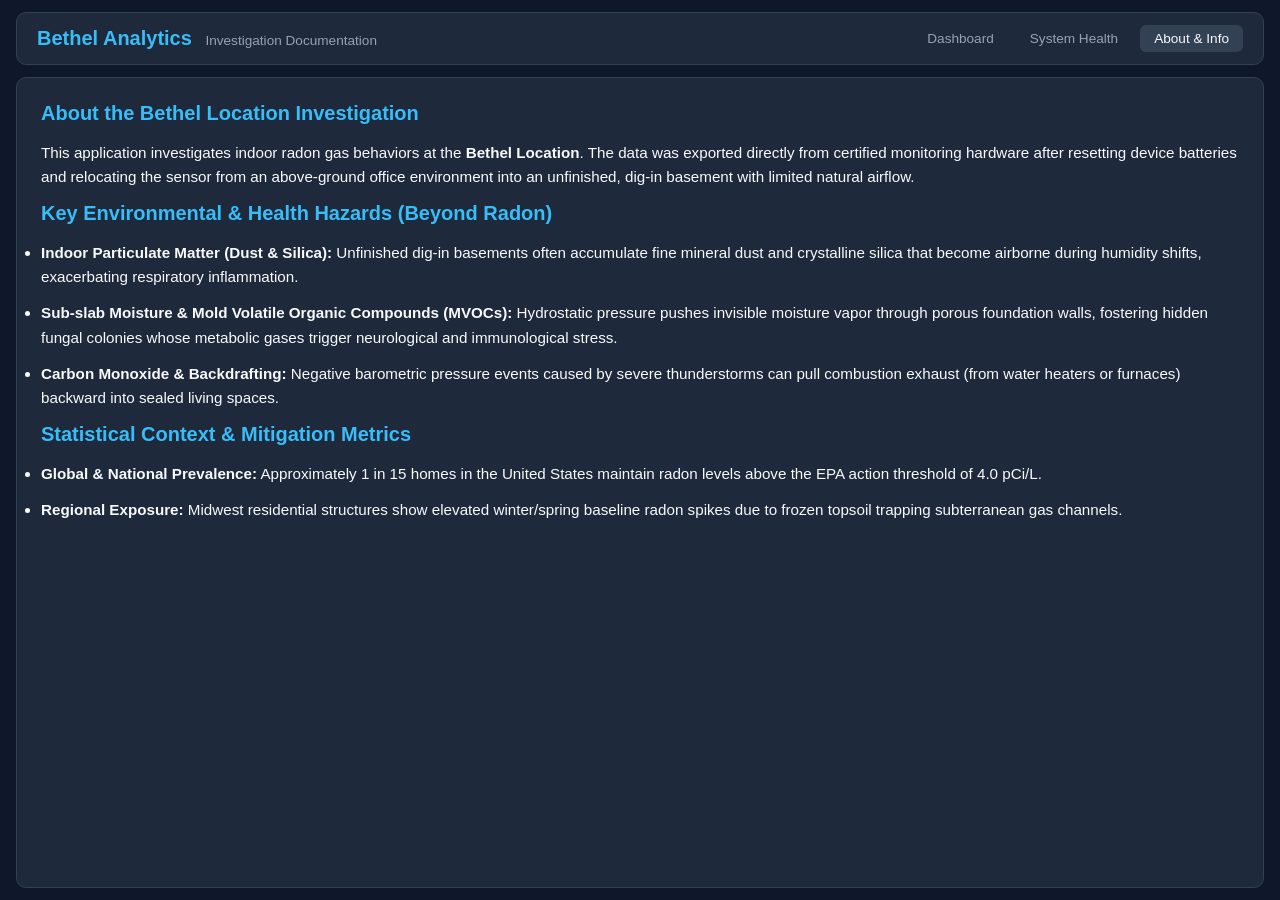
<file: about.html>
<!DOCTYPE html>
<html lang="en">
<head>
    <meta charset="UTF-8">
    <meta name="viewport" content="width=device-width, initial-scale=1.0">
    <meta http-equiv="Cache-Control" content="no-cache, no-store, must-revalidate">
    <meta http-equiv="Pragma" content="no-cache">
    <meta http-equiv="Expires" content="0">
    
    <title>About - Bethel Radon Investigation</title>
    <link rel="stylesheet" href="assets/css/main.css?v=2.1">
</head>
<body class="dark-theme">
    <div class="app-layout">
        
        <!-- Standardized Header (Exact Match) -->
        <header class="app-header">
            <div class="brand">
                <h1>Bethel Analytics <span class="subtitle">Investigation Documentation</span></h1>
            </div>
            <nav class="app-nav">
                <a href="index.html">Dashboard</a>
                <a href="health.html">System Health</a>
                <a href="about.html" class="active">About & Info</a>
            </nav>
        </header>

        <main class="app-main content-pane">
            <h2>About the Bethel Location Investigation</h2>
            <p>This application investigates indoor radon gas behaviors at the <strong>Bethel Location</strong>. The data was exported directly from certified monitoring hardware after resetting device batteries and relocating the sensor from an above-ground office environment into an unfinished, dig-in basement with limited natural airflow.</p>
            
            <h2>Key Environmental & Health Hazards (Beyond Radon)</h2>
            <ul>
                <li><strong>Indoor Particulate Matter (Dust & Silica):</strong> Unfinished dig-in basements often accumulate fine mineral dust and crystalline silica that become airborne during humidity shifts, exacerbating respiratory inflammation.</li>
                <li><strong>Sub-slab Moisture & Mold Volatile Organic Compounds (MVOCs):</strong> Hydrostatic pressure pushes invisible moisture vapor through porous foundation walls, fostering hidden fungal colonies whose metabolic gases trigger neurological and immunological stress.</li>
                <li><strong>Carbon Monoxide & Backdrafting:</strong> Negative barometric pressure events caused by severe thunderstorms can pull combustion exhaust (from water heaters or furnaces) backward into sealed living spaces.</li>
            </ul>

            <h2>Statistical Context & Mitigation Metrics</h2>
            <ul>
                <li><strong>Global & National Prevalence:</strong> Approximately 1 in 15 homes in the United States maintain radon levels above the EPA action threshold of 4.0 pCi/L.</li>
                <li><strong>Regional Exposure:</strong> Midwest residential structures show elevated winter/spring baseline radon spikes due to frozen topsoil trapping subterranean gas channels.</li>
            </ul>
        </main>
    </div>
</body>
</html>
</file>
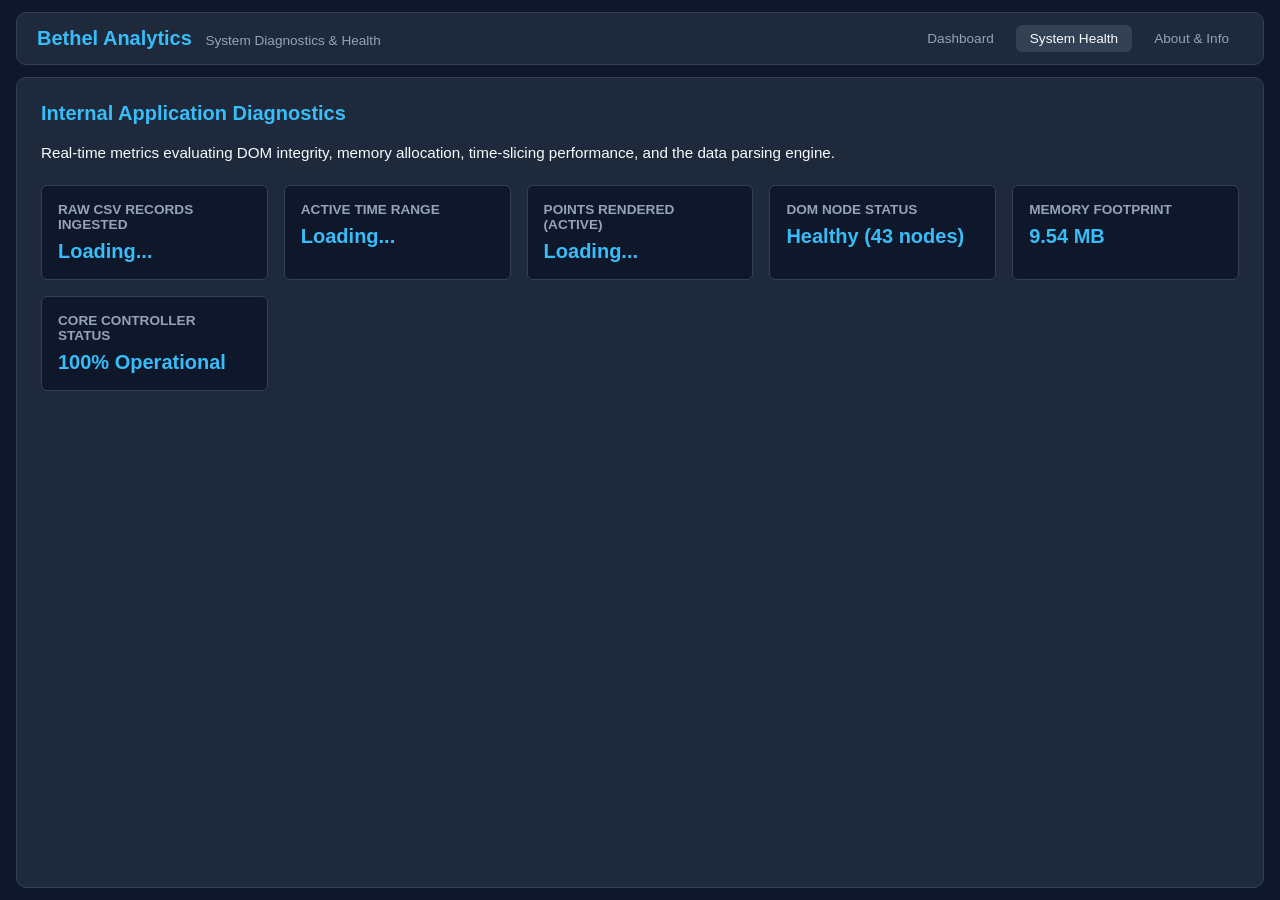
<file: health.html>
<!DOCTYPE html>
<html lang="en">
<head>
    <meta charset="UTF-8">
    <meta name="viewport" content="width=device-width, initial-scale=1.0">
    <meta http-equiv="Cache-Control" content="no-cache, no-store, must-revalidate">
    <meta http-equiv="Pragma" content="no-cache">
    <meta http-equiv="Expires" content="0">
    
    <title>App Health - Bethel Radon Investigation</title>
    <link rel="stylesheet" href="assets/css/main.css?v=2.1">
</head>
<body class="dark-theme">
    <div class="app-layout">
        
        <!-- Standardized Header (Exact Match) -->
        <header class="app-header">
            <div class="brand">
                <h1>Bethel Analytics <span class="subtitle">System Diagnostics & Health</span></h1>
            </div>
            <nav class="app-nav">
                <a href="index.html">Dashboard</a>
                <a href="health.html" class="active">System Health</a>
                <a href="about.html">About & Info</a>
            </nav>
        </header>

        <main class="app-main content-pane">
            <h2>Internal Application Diagnostics</h2>
            <p>Real-time metrics evaluating DOM integrity, memory allocation, time-slicing performance, and the data parsing engine.</p>
            
            <div class="health-grid">
                <div class="health-card">
                    <h3>Raw CSV Records Ingested</h3>
                    <div class="val" id="recordCount">Loading...</div>
                </div>
                <div class="health-card">
                    <h3>Active Time Range</h3>
                    <div class="val" id="timeSliceInfo">Loading...</div>
                </div>
                <div class="health-card">
                    <h3>Points Rendered (Active)</h3>
                    <div class="val" id="downsampleStatus">Loading...</div>
                </div>
                <div class="health-card">
                    <h3>DOM Node Status</h3>
                    <div class="val" id="domStatus">Optimal</div>
                </div>
                <div class="health-card">
                    <h3>Memory Footprint</h3>
                    <div class="val" id="memoryUsage">Calculated Live</div>
                </div>
                <div class="health-card">
                    <h3>Core Controller Status</h3>
                    <div class="val" style="color: #38bdf8;">100% Operational</div>
                </div>
            </div>
        </main>
    </div>
    
    <script src="assets/js/app.js?v=2.1"></script>
    <script>
        document.addEventListener('DOMContentLoaded', () => {
            const domNodes = document.getElementsByTagName('*').length;
            document.getElementById('domStatus').textContent = `Healthy (${domNodes} nodes)`;
            if (performance && performance.memory) {
                const memMB = (performance.memory.usedJSHeapSize / 1024 / 1024).toFixed(2);
                document.getElementById('memoryUsage').textContent = `${memMB} MB`;
            } else {
                document.getElementById('memoryUsage').textContent = 'Managed by Client';
            }
            setInterval(() => {
                if (typeof masterData !== 'undefined' && masterData.length > 0) {
                    document.getElementById('recordCount').textContent = `${masterData.length.toLocaleString()} Total`;
                    if (typeof globalData !== 'undefined' && globalData.radon) {
                        const displayed = globalData.radon.length;
                        document.getElementById('downsampleStatus').textContent = `${displayed.toLocaleString()} Active`;
                    }
                    if (typeof currentTimeRange !== 'undefined') {
                        document.getElementById('timeSliceInfo').textContent = currentTimeRange.toUpperCase();
                    }
                } else {
                    document.getElementById('recordCount').textContent = 'Parsing CSV...';
                }
            }, 1000);
        });
    </script>
</body>
</html>
</file>
<file: assets/css/main.css>
:root {
    color-scheme: dark; 
    --bg-base: #0f172a;       
    --bg-panel: #1e293b;      
    --bg-control: #334155;    
    --accent: #38bdf8;        
    --accent-hover: #0ea5e9;  
    --text-primary: #f8fafc;
    --text-muted: #94a3b8;
    --border: #334155;
    --radius-sm: 6px;
    --radius-md: 10px;
}

* { box-sizing: border-box; margin: 0; padding: 0; }

html, body {
    width: 100%; height: 100vh; overflow: hidden; 
    background-color: var(--bg-base) !important; color: var(--text-primary);
    font-family: -apple-system, BlinkMacSystemFont, "Segoe UI", Roboto, Helvetica, Arial, sans-serif;
}

.app-layout {
    display: flex; flex-direction: column; height: 100%; padding: 12px 16px;
    max-width: 1600px; margin: 0 auto; gap: 12px; transition: padding 0.3s;
}

.app-header {
    display: flex; justify-content: space-between; align-items: center;
    background-color: var(--bg-panel); padding: 12px 20px;
    border-radius: var(--radius-md); border: 1px solid var(--border); flex-shrink: 0;
}

.brand h1 { font-size: 1.25rem; color: var(--accent); margin: 0; font-weight: 600; }
.brand .subtitle { font-size: 0.85rem; color: var(--text-muted); font-weight: 400; margin-left: 8px; }

.app-nav { display: flex; gap: 8px; align-items: center; flex-wrap: wrap; }
.app-nav a {
    text-decoration: none; color: var(--text-muted); padding: 6px 14px; 
    border-radius: var(--radius-sm); font-size: 0.85rem; font-weight: 500; transition: all 0.2s ease;
}
.app-nav a:hover, .app-nav a.active { background-color: var(--bg-control); color: var(--text-primary); }

.app-toolbar {
    display: flex; justify-content: space-between; align-items: center;
    background-color: var(--bg-panel); padding: 12px 20px; border-radius: var(--radius-md);
    border: 1px solid var(--border); flex-shrink: 0; flex-wrap: wrap; gap: 16px; transition: padding 0.3s;
}

.toolbar-section { display: flex; flex-direction: column; gap: 6px; flex: 1; min-width: 300px; }
.toolbar-label { font-size: 0.75rem; text-transform: uppercase; letter-spacing: 0.5px; color: var(--text-muted); font-weight: 600; transition: 0.3s; }
.control-group { display: flex; align-items: center; gap: 8px; }

select, button { -webkit-appearance: none; appearance: none; outline: none; font-family: inherit; }

.icon-btn {
    background-color: var(--bg-control); color: var(--accent); border: 1px solid var(--border);
    border-radius: var(--radius-sm); width: 36px; height: 36px; display: flex;
    align-items: center; justify-content: center; font-size: 1rem; cursor: pointer; transition: 0.2s;
}
.icon-btn:hover, .focus-btn:hover { background-color: var(--accent); color: #000; border-color: var(--accent); }

.data-select {
    background-color: var(--bg-base); color: var(--text-primary); border: 1px solid var(--border);
    padding: 0 12px; height: 36px; border-radius: var(--radius-sm); font-size: 0.9rem;
    flex: 1; cursor: pointer; text-overflow: ellipsis; white-space: nowrap; overflow: hidden;
}

.time-tabs {
    display: flex; background-color: var(--bg-base); border-radius: var(--radius-sm);
    border: 1px solid var(--border); padding: 2px;
}
.time-btn {
    background: transparent; color: var(--text-muted); border: none; padding: 6px 16px; 
    font-size: 0.85rem; font-weight: 500; border-radius: 4px; cursor: pointer; transition: 0.2s;
}
.time-btn:hover { color: var(--text-primary); }
.time-btn.active { background-color: var(--bg-control); color: var(--text-primary); }

.app-main {
    flex: 1; background-color: var(--bg-panel); border: 1px solid var(--border);
    border-radius: var(--radius-md); padding: 16px; min-height: 0; position: relative; display: flex;
}

.chart-container { flex: 1; position: relative; width: 100%; height: 100%; }
canvas { max-width: 100%; max-height: 100%; }

/* Unobtrusive Portrait Banner */
.portrait-banner {
    display: none; background: rgba(56, 189, 248, 0.1); border: 1px solid rgba(56, 189, 248, 0.3);
    color: var(--accent); text-align: center; font-size: 0.75rem; padding: 6px; 
    border-radius: var(--radius-sm); margin: -4px 0; font-weight: 500;
}

/* 
   FOCUS MODE: 
   Triggered via JS to shrink UI and maximize graph area. 
*/
body.compact-mode .app-header { display: none; }
body.compact-mode .app-layout { padding: 4px; gap: 4px; }
body.compact-mode .app-toolbar { padding: 6px 10px; }
body.compact-mode .toolbar-label { display: none; }
body.compact-mode .app-main { padding: 8px; border-radius: var(--radius-sm); }
body.compact-mode .portrait-banner { display: none; }

/* Mobile Responsive */
@media (max-width: 850px) {
    .app-toolbar { flex-direction: column; align-items: stretch; padding: 10px; }
    .toolbar-section { min-width: 100%; }
    .control-group { justify-content: space-between; }
    .time-tabs { flex: 1; justify-content: space-between; }
    .time-btn { flex: 1; padding: 6px 4px; font-size: 0.75rem; }
    .app-header { flex-direction: column; gap: 10px; padding: 10px; }
    .brand .subtitle { display: none; }
    .app-nav { width: 100%; justify-content: space-between; }
}

@media (max-width: 850px) and (orientation: portrait) {
    .portrait-banner { display: block; }
}

.content-pane { flex: 1; background-color: var(--bg-panel); border: 1px solid var(--border); border-radius: var(--radius-md); padding: 24px; overflow-y: auto; display: block; }
.content-pane h2 { color: var(--accent); margin-bottom: 16px; font-size: 1.25rem; }
.content-pane p, .content-pane li { font-size: 0.95rem; line-height: 1.6; color: var(--text-primary); margin-bottom: 12px; }
.health-grid { display: grid; grid-template-columns: repeat(auto-fit, minmax(220px, 1fr)); gap: 16px; margin-top: 20px; }
.health-card { background-color: var(--bg-base); border: 1px solid var(--border); padding: 16px; border-radius: var(--radius-sm); }
.health-card h3 { font-size: 0.85rem; color: var(--text-muted); margin-bottom: 8px; text-transform: uppercase; }
.health-card .val { font-size: 1.25rem; font-weight: 600; color: var(--accent); }
</file>
